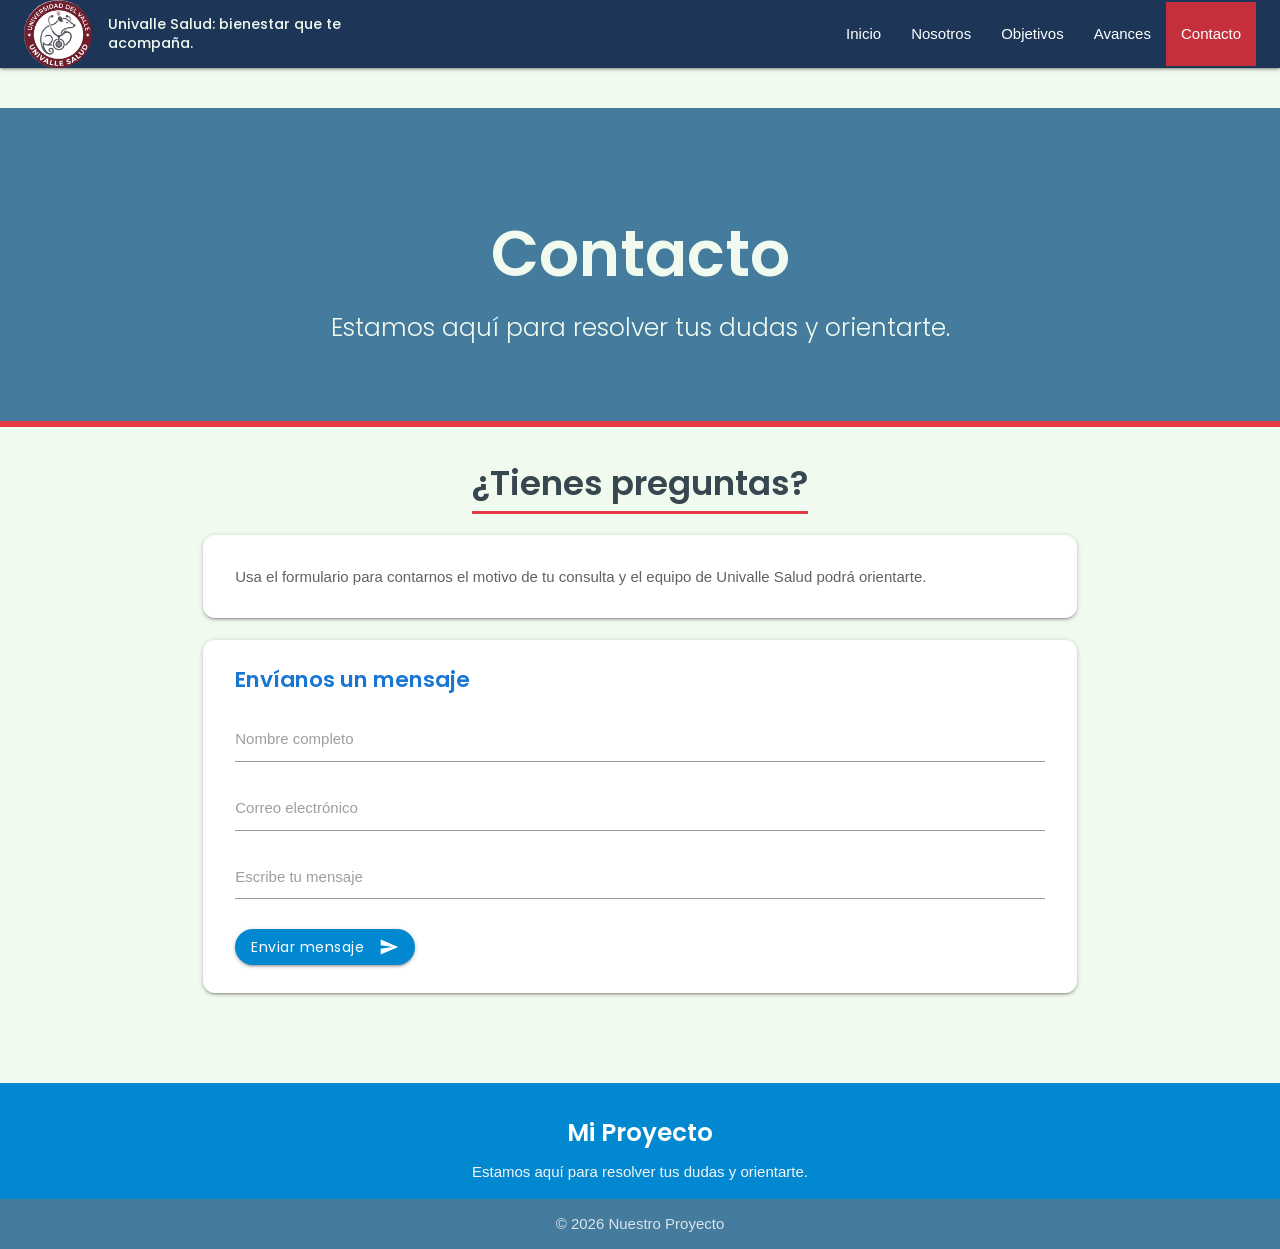
<file: starter-template/contacto.html>
<!DOCTYPE html>
<html lang="es">
<head>
  <meta charset="UTF-8">
  <meta name="viewport" content="width=device-width, initial-scale=1.0">
  <meta name="description" content="Ponte en contacto con Univalle Salud. Envíanos tus preguntas o solicitudes de información.">
  <title>Contacto | Univalle Salud</title>

  <link href="https://fonts.googleapis.com/icon?family=Material+Icons" rel="stylesheet">
  <link href="starter-template/css/materialize.css" type="text/css" rel="stylesheet" media="screen,projection">
  <link href="starter-template/css/style.css" type="text/css" rel="stylesheet" media="screen,projection">
  <link href="contacto.css" type="text/css" rel="stylesheet" media="screen,projection">
</head>
<body>
  <nav role="navigation">
    <div class="nav-wrapper container">
      <a id="logo-container" href="starter-template/index.html" class="brand-logo"><img src="starter-template/images/logo-univalle-salud.png" alt="Univalle Salud"></a>
      <span class="nav-slogan">Univalle Salud: bienestar que te acompaña.</span>
      <ul class="nav-links">
        <li><a href="starter-template/index.html">Inicio</a></li>
        <li><a href="starter-template/nosotros.html">Nosotros</a></li>
        <li><a href="starter-template/objetivos.html">Objetivos</a></li>
        <li><a href="starter-template/avances.html">Avances</a></li>
        <li class="active"><a href="contacto.html">Contacto</a></li>
      </ul>
    </div>
  </nav>

  <main>
    <header class="about-banner white-text">
      <div class="container center">
        <h1>Contacto</h1>
        <h5 class="light">Estamos aquí para resolver tus dudas y orientarte.</h5>
      </div>
    </header>

    <section class="container section contact-section" id="contacto">
      <h4 class="center section-title blue-grey-text text-darken-3">¿Tienes preguntas?</h4>
      <div class="row">
        <div class="col s12">
          <div class="card contact-info-card hoverable">
            <div class="card-content">
              <p class="grey-text text-darken-2">Usa el formulario para contarnos el motivo de tu consulta y el equipo de Univalle Salud podrá orientarte.</p>
            </div>
          </div>
        </div>
        <div class="col s12">
          <div class="card contact-form-card hoverable">
            <div class="card-content">
              <h5 class="form-title blue-text text-darken-2">Envíanos un mensaje</h5>
              <form id="contact-form" novalidate>
                <div class="input-field">
                  <input id="nombre" name="nombre" type="text" autocomplete="name" required>
                  <label for="nombre">Nombre completo</label>
                </div>
                <div class="input-field">
                  <input id="correo" name="correo" type="email" autocomplete="email" required>
                  <label for="correo">Correo electrónico</label>
                </div>
                <div class="input-field">
                  <textarea id="mensaje" name="mensaje" class="materialize-textarea" required></textarea>
                  <label for="mensaje">Escribe tu mensaje</label>
                </div>
                <button class="btn waves-effect waves-light light-blue darken-2" type="submit">
                  Enviar mensaje
                  <i class="material-icons right" aria-hidden="true">send</i>
                </button>
                <p id="form-status" role="status" aria-live="polite"></p>
              </form>
            </div>
          </div>
        </div>
      </div>
    </section>
  </main>

  <footer class="page-footer light-blue darken-2">
    <div class="container center">
      <h5 class="white-text">Mi Proyecto</h5>
      <p class="grey-text text-lighten-4">Estamos aquí para resolver tus dudas y orientarte.</p>
    </div>
    <div class="footer-copyright">
      <div class="container center">
        © 2026 Nuestro Proyecto
      </div>
    </div>
  </footer>

  <script src="https://code.jquery.com/jquery-2.1.1.min.js"></script>
  <script src="starter-template/js/materialize.js"></script>
  <script src="starter-template/js/init.js"></script>
  <script>
    const contactForm = document.getElementById('contact-form');
    const formStatus = document.getElementById('form-status');
    const nameField = document.getElementById('nombre');
    const emailField = document.getElementById('correo');
    const messageField = document.getElementById('mensaje');
    const emailPattern = /^[^\s@]+@[^\s@]+\.[^\s@]+$/;

    contactForm.addEventListener('submit', function (event) {
      event.preventDefault();
      formStatus.textContent = '';
      [nameField, emailField, messageField].forEach(function (field) {
        field.setAttribute('aria-invalid', 'false');
      });

      let firstInvalidField = null;
      if (!nameField.value.trim()) {
        nameField.setAttribute('aria-invalid', 'true');
        formStatus.textContent = 'Escribe tu nombre.';
        firstInvalidField = nameField;
      } else if (!emailPattern.test(emailField.value.trim())) {
        emailField.setAttribute('aria-invalid', 'true');
        formStatus.textContent = 'Escribe un correo electrónico válido.';
        firstInvalidField = emailField;
      } else if (!messageField.value.trim()) {
        messageField.setAttribute('aria-invalid', 'true');
        formStatus.textContent = 'Escribe tu mensaje.';
        firstInvalidField = messageField;
      }

      if (firstInvalidField) {
        firstInvalidField.focus();
        return;
      }

      formStatus.textContent =
        'Datos validados correctamente. El formulario todavía no está conectado a un servicio de envío.';
    });
  </script>
</body>
</html>
</file>
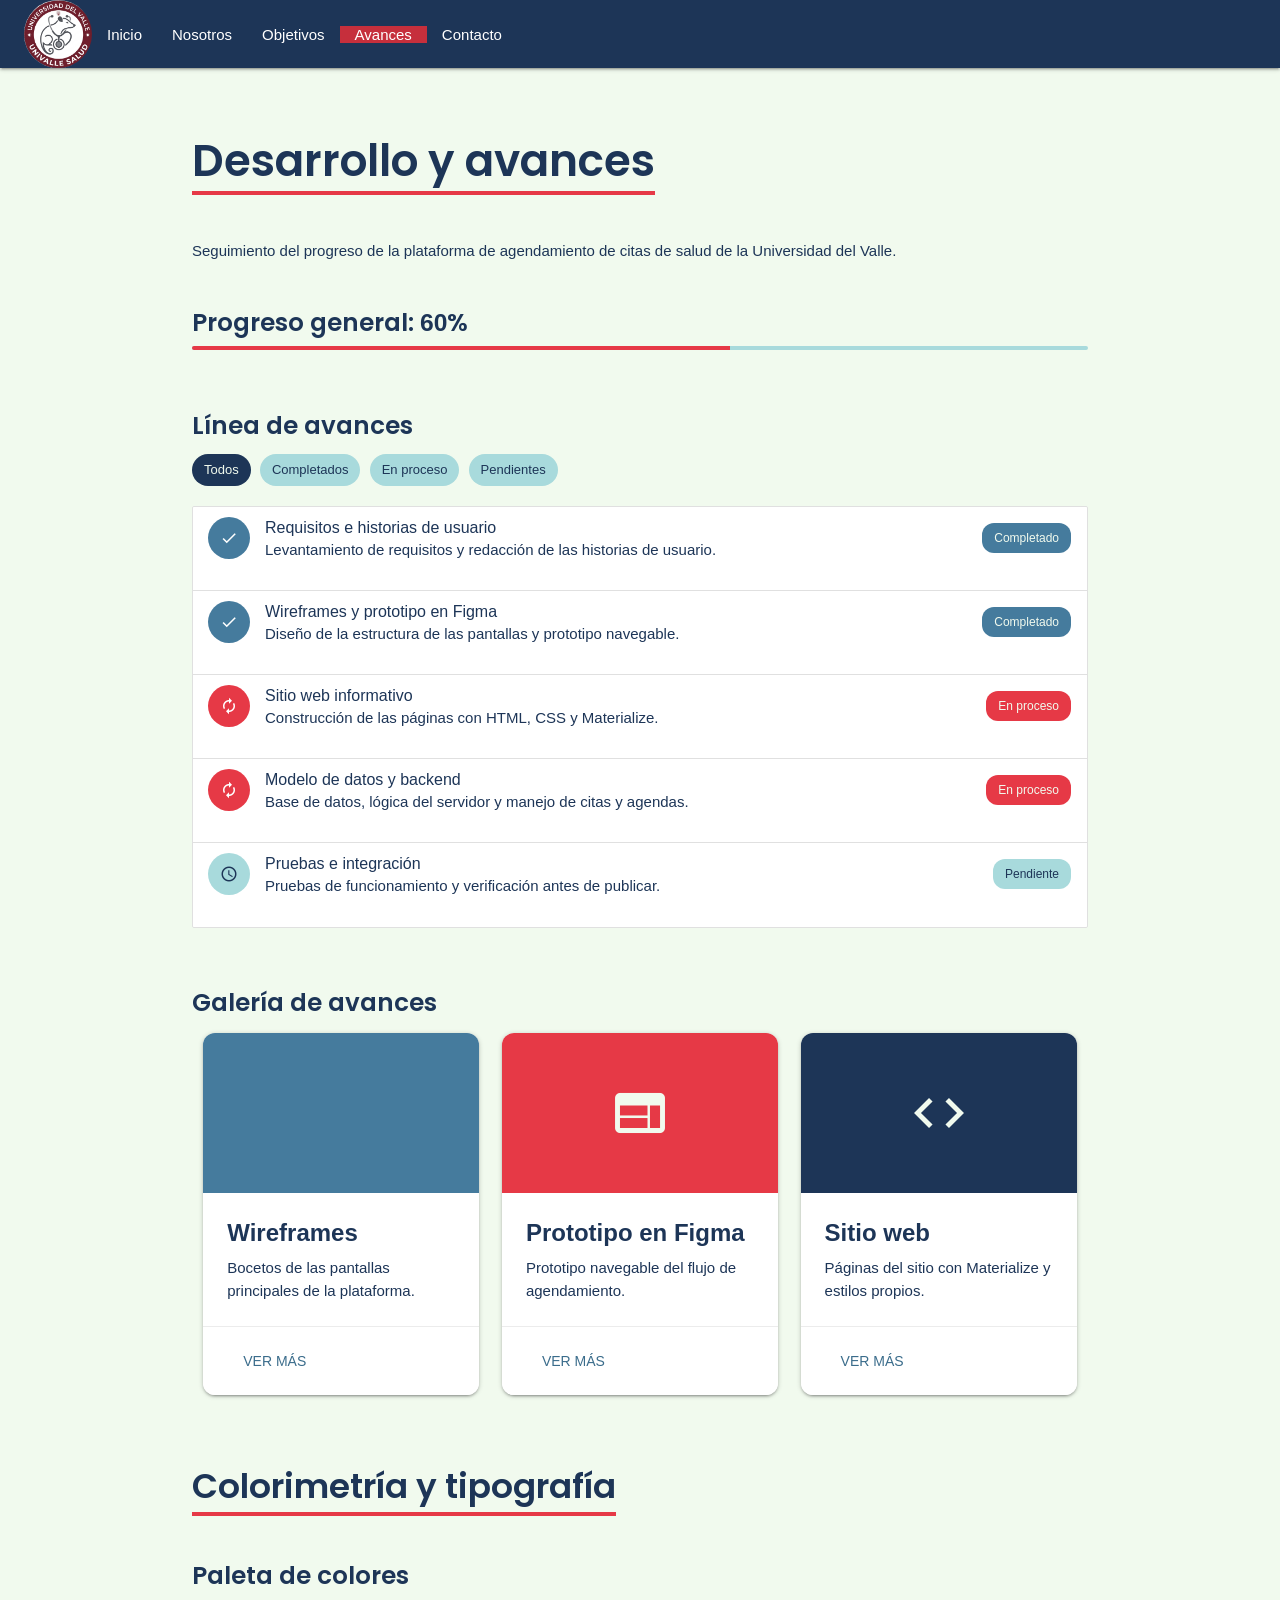
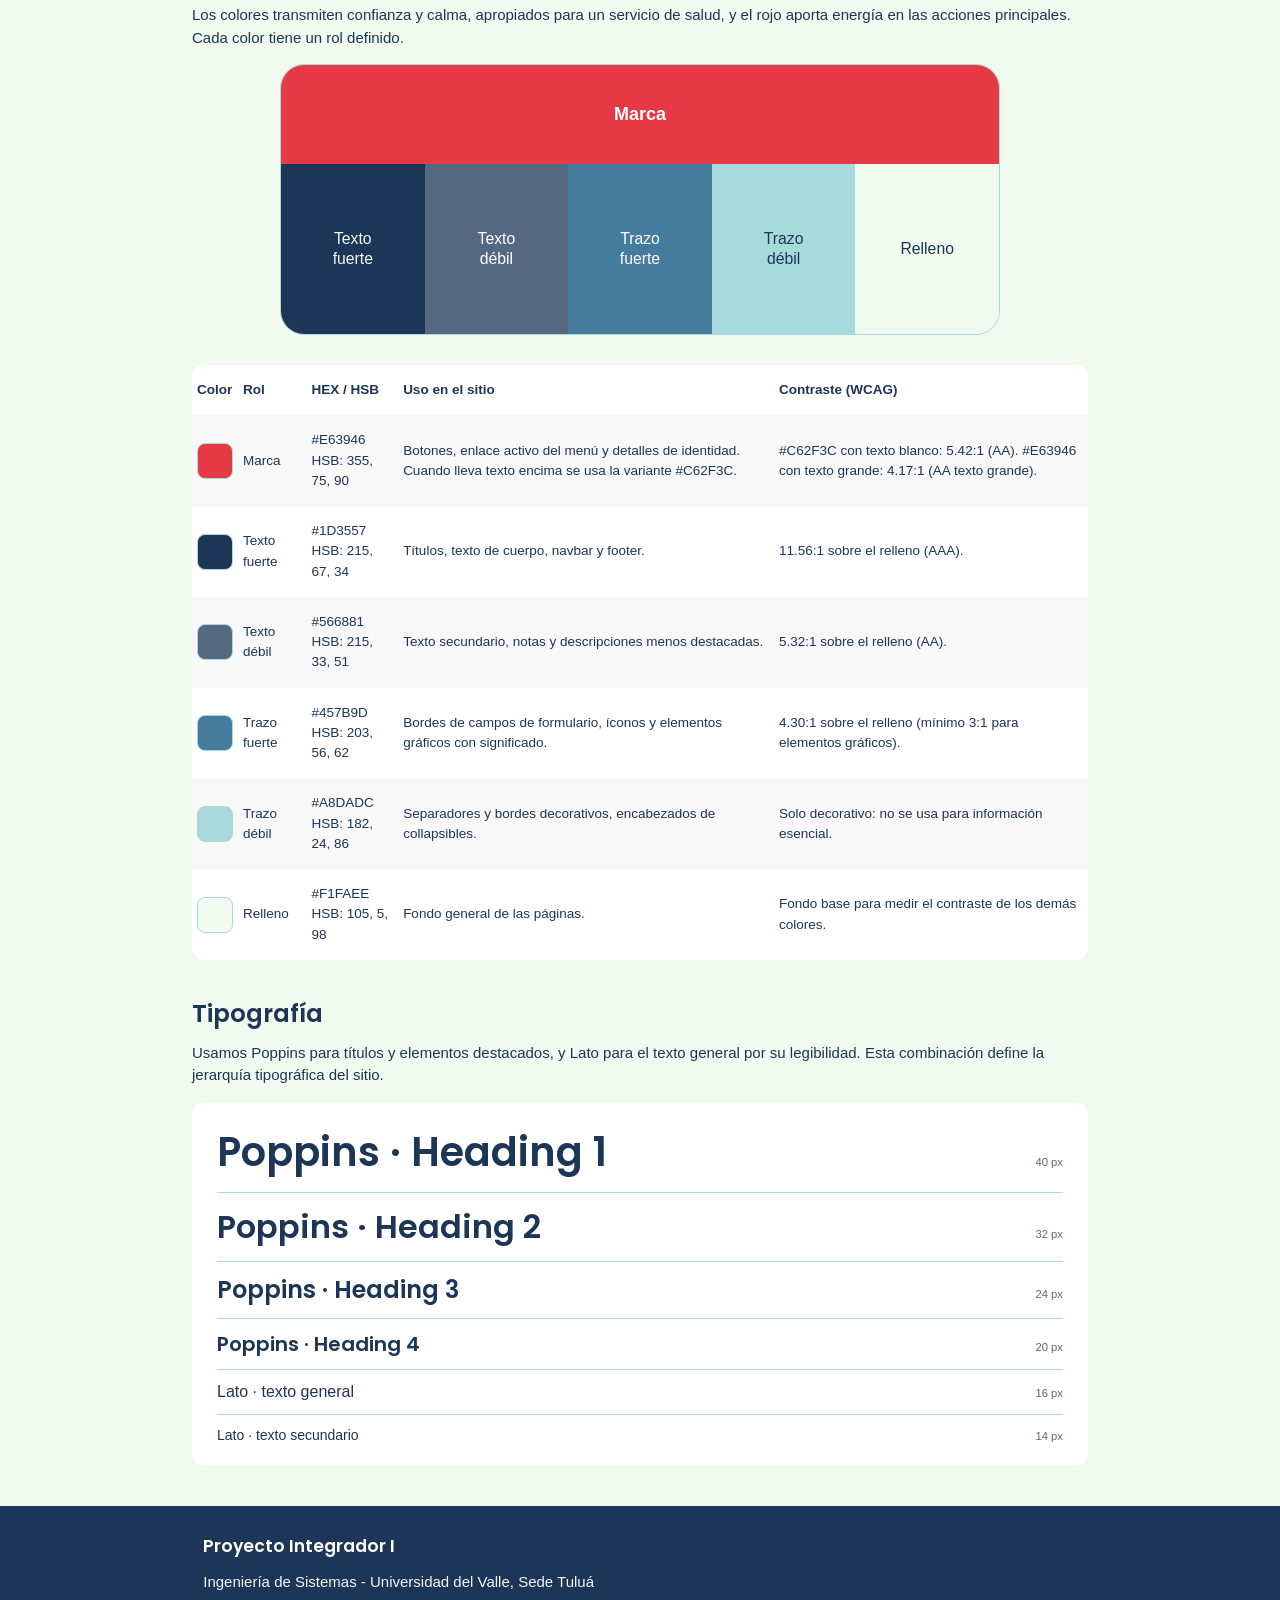
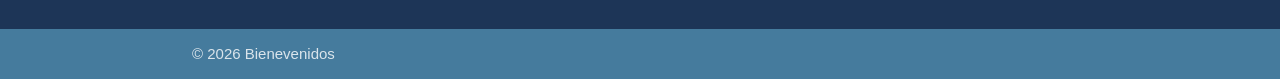
<file: starter-template/starter-template/avances.html>
<!DOCTYPE html>
<html lang="es">
<head>
  <meta charset="UTF-8">
  <meta name="viewport" content="width=device-width, initial-scale=1.0">
  <title>Avances | Mi Proyecto Web</title>

  <!-- Iconos de Google -->
  <link href="https://fonts.googleapis.com/icon?family=Material+Icons" rel="stylesheet">

  <!-- Materialize CSS (CDN) -->
  <link rel="stylesheet" href="https://cdnjs.cloudflare.com/ajax/libs/materialize/1.0.0/css/materialize.min.css">

  <!-- Estilos propios (siempre después de Materialize) -->
  <link rel="stylesheet" href="css/style.css">
</head>
<body>

  <!-- ================= NAVBAR ================= -->
  <nav>
    <div class="nav-wrapper container">

      <a href="index.html" class="brand-logo"><img src="images/logo-univalle-salud.png" alt="Univalle Salud"></a>
      <a href="#" data-target="menu-movil" class="sidenav-trigger"><i class="material-icons">menu</i></a>
      <ul class="right hide-on-med-and-down">
        <li><a href="index.html">Inicio</a></li>
        <li><a href="nosotros.html">Nosotros</a></li>
        <li><a href="objetivos.html">Objetivos</a></li>
        <li class="active"><a href="avances.html">Avances</a></li>
        <li><a href="contacto.html">Contacto</a></li>
      </ul>
    </div>
  </nav>

  <!-- Menú para celular -->
  <ul class="sidenav" id="menu-movil">
    <li><a href="index.html">Inicio</a></li>
    <li><a href="nosotros.html">Nosotros</a></li>
    <li><a href="objetivos.html">Objetivos</a></li>
    <li class="active"><a href="avances.html">Avances</a></li>
    <li><a href="contacto.html">Contacto</a></li>
  </ul>

  <!-- ================= CONTENIDO ================= -->
  <main>
    <div class="container">

      <h3 class="titulo-seccion">Desarrollo y avances</h3>
      <p>Seguimiento del progreso de la plataforma de agendamiento de citas de salud de la Universidad del Valle.</p>

      <!-- Progreso general (se calcula solo con JS) -->
      <div class="section">
        <h5>Progreso general: <span id="porcentaje">0</span>%</h5>
        <div class="progress">
          <div class="determinate" id="barra-progreso" style="width: 0%"></div>
        </div>
      </div>

      <!-- Línea de avances (Materialize Collection) -->
      <div class="section">
        <h5>Línea de avances</h5>

        <!-- Filtros con chips -->
        <div class="filtros">
          <a href="#!" class="chip filtro activo" data-filtro="todos">Todos</a>
          <a href="#!" class="chip filtro" data-filtro="completado">Completados</a>
          <a href="#!" class="chip filtro" data-filtro="proceso">En proceso</a>
          <a href="#!" class="chip filtro" data-filtro="pendiente">Pendientes</a>
        </div>

        <ul class="collection">
          <li class="collection-item avatar" data-estado="completado">
            <i class="material-icons circle bg-azul">check</i>
            <span class="title">Requisitos e historias de usuario</span>
            <p>Levantamiento de requisitos y redacción de las historias de usuario.</p>
            <span class="secondary-content estado completado">Completado</span>
          </li>
          <li class="collection-item avatar" data-estado="completado">
            <i class="material-icons circle bg-azul">check</i>
            <span class="title">Wireframes y prototipo en Figma</span>
            <p>Diseño de la estructura de las pantallas y prototipo navegable.</p>
            <span class="secondary-content estado completado">Completado</span>
          </li>
          <li class="collection-item avatar" data-estado="proceso">
            <i class="material-icons circle bg-rojo">autorenew</i>
            <span class="title">Sitio web informativo</span>
            <p>Construcción de las páginas con HTML, CSS y Materialize.</p>
            <span class="secondary-content estado proceso">En proceso</span>
          </li>
          <li class="collection-item avatar" data-estado="proceso">
            <i class="material-icons circle bg-rojo">autorenew</i>
            <span class="title">Modelo de datos y backend</span>
            <p>Base de datos, lógica del servidor y manejo de citas y agendas.</p>
            <span class="secondary-content estado proceso">En proceso</span>
          </li>
          <li class="collection-item avatar" data-estado="pendiente">
            <i class="material-icons circle bg-celeste txt-marino">schedule</i>
            <span class="title">Pruebas e integración</span>
            <p>Pruebas de funcionamiento y verificación antes de publicar.</p>
            <span class="secondary-content estado pendiente">Pendiente</span>
          </li>
        </ul>
      </div>

      <!-- Galería de avances (Grid System + Cards) -->
      <div class="section">
        <h5>Galería de avances</h5>
        <div class="row">

          <div class="col s12 m6 l4">
            <div class="card hoverable">
              <div class="avance-imagen bg-azul">
                <!-- Para usar una captura real: <img src="images/avances/wireframes.png" alt="Wireframes"> -->
                <i class="material-icons">draw</i>
              </div>
              <div class="card-content">
                <span class="card-title">Wireframes</span>
                <p>Bocetos de las pantallas principales de la plataforma.</p>
                <p class="detalle hide">Aquí va la descripción ampliada: qué se hizo, quién lo hizo y qué falta.</p>
              </div>
              <div class="card-action">
                <button class="btn-flat btn-detalle">Ver más</button>
              </div>
            </div>
          </div>

          <div class="col s12 m6 l4">
            <div class="card hoverable">
              <div class="avance-imagen bg-rojo">
                <i class="material-icons">web</i>
              </div>
              <div class="card-content">
                <span class="card-title">Prototipo en Figma</span>
                <p>Prototipo navegable del flujo de agendamiento.</p>
                <p class="detalle hide">Aquí va la descripción ampliada del prototipo.</p>
              </div>
              <div class="card-action">
                <button class="btn-flat btn-detalle">Ver más</button>
              </div>
            </div>
          </div>

          <div class="col s12 m6 l4">
            <div class="card hoverable">
              <div class="avance-imagen bg-marino">
                <i class="material-icons">code</i>
              </div>
              <div class="card-content">
                <span class="card-title">Sitio web</span>
                <p>Páginas del sitio con Materialize y estilos propios.</p>
                <p class="detalle hide">Aquí va la descripción ampliada del sitio web.</p>
              </div>
              <div class="card-action">
                <button class="btn-flat btn-detalle">Ver más</button>
              </div>
            </div>
          </div>

        </div>
      </div>

      <!-- =====================================================================
     SECCIÓN: Colorimetría y tipografía
     DÓNDE PEGAR: en avances.html, dentro de <main><div class="container">,
     donde quieran que aparezca (por ejemplo, después de los otros avances).
     NO pegar las etiquetas <html>, <head> ni <body>: solo lo de abajo.
     Los estilos ya están en css/style.css (sección 10).
     ===================================================================== -->

<h4 class="titulo-seccion">Colorimetría y tipografía</h4>

<!-- ---------- 1. Paleta de colores (equivalente a la imagen del taller) ---------- -->
<h5>Paleta de colores</h5>
<p>
  Los colores transmiten confianza y calma, apropiados para un servicio de salud,
  y el rojo aporta energía en las acciones principales. Cada color tiene un rol definido.
</p>

<div class="paleta">
  <div class="paleta-marca">Marca</div>
  <div class="paleta-fila">
    <div class="paleta-item texto-fuerte">Texto<br>fuerte</div>
    <div class="paleta-item texto-debil">Texto<br>débil</div>
    <div class="paleta-item trazo-fuerte">Trazo<br>fuerte</div>
    <div class="paleta-item trazo-debil">Trazo<br>débil</div>
    <div class="paleta-item relleno">Relleno</div>
  </div>
</div>

<!-- ---------- 2. Rol, uso y contraste de cada color ---------- -->
<div style="overflow-x: auto;">
  <table class="striped tabla-roles">
    <thead>
      <tr>
        <th>Color</th>
        <th>Rol</th>
        <th>HEX / HSB</th>
        <th>Uso en el sitio</th>
        <th>Contraste (WCAG)</th>
      </tr>
    </thead>
    <tbody>
      <tr>
        <td><span class="muestra" style="background:#E63946"></span></td>
        <td><strong>Marca</strong></td>
        <td>#E63946<br>HSB: 355, 75, 90</td>
        <td>Botones, enlace activo del menú y detalles de identidad. Cuando lleva texto encima se usa la variante #C62F3C.</td>
        <td>#C62F3C con texto blanco: 5.42:1 (AA). #E63946 con texto grande: 4.17:1 (AA texto grande).</td>
      </tr>
      <tr>
        <td><span class="muestra" style="background:#1D3557"></span></td>
        <td><strong>Texto fuerte</strong></td>
        <td>#1D3557<br>HSB: 215, 67, 34</td>
        <td>Títulos, texto de cuerpo, navbar y footer.</td>
        <td>11.56:1 sobre el relleno (AAA).</td>
      </tr>
      <tr>
        <td><span class="muestra" style="background:#566881"></span></td>
        <td><strong>Texto débil</strong></td>
        <td>#566881<br>HSB: 215, 33, 51</td>
        <td>Texto secundario, notas y descripciones menos destacadas.</td>
        <td>5.32:1 sobre el relleno (AA).</td>
      </tr>
      <tr>
        <td><span class="muestra" style="background:#457B9D"></span></td>
        <td><strong>Trazo fuerte</strong></td>
        <td>#457B9D<br>HSB: 203, 56, 62</td>
        <td>Bordes de campos de formulario, íconos y elementos gráficos con significado.</td>
        <td>4.30:1 sobre el relleno (mínimo 3:1 para elementos gráficos).</td>
      </tr>
      <tr>
        <td><span class="muestra" style="background:#A8DADC"></span></td>
        <td><strong>Trazo débil</strong></td>
        <td>#A8DADC<br>HSB: 182, 24, 86</td>
        <td>Separadores y bordes decorativos, encabezados de collapsibles.</td>
        <td>Solo decorativo: no se usa para información esencial.</td>
      </tr>
      <tr>
        <td><span class="muestra" style="background:#F1FAEE"></span></td>
        <td><strong>Relleno</strong></td>
        <td>#F1FAEE<br>HSB: 105, 5, 98</td>
        <td>Fondo general de las páginas.</td>
        <td>Fondo base para medir el contraste de los demás colores.</td>
      </tr>
    </tbody>
  </table>
</div>

<!-- ---------- 3. Tipografía ---------- -->
<h5 style="margin-top: 40px;">Tipografía</h5>
<p>
  Usamos <strong>Poppins</strong> para títulos y elementos destacados, y <strong>Lato</strong>
  para el texto general por su legibilidad. Esta combinación define la jerarquía tipográfica del sitio.
</p>

<div class="escala-tipo">
  <div class="escala-fila"><span class="escala-h1">Poppins · Heading 1</span><small>40 px</small></div>
  <div class="escala-fila"><span class="escala-h2">Poppins · Heading 2</span><small>32 px</small></div>
  <div class="escala-fila"><span class="escala-h3">Poppins · Heading 3</span><small>24 px</small></div>
  <div class="escala-fila"><span class="escala-h4">Poppins · Heading 4</span><small>20 px</small></div>
  <div class="escala-fila"><span class="escala-small">Lato · texto general</span><small>16 px</small></div>
  <div class="escala-fila"><span class="escala-tiny">Lato · texto secundario</span><small>14 px</small></div>
</div>

    </div>
  </main>

  <!-- ================= FOOTER ================= -->
  <footer class="page-footer">
    <div class="container">
      <div class="row">
        <div class="col s12 m8">
          <h6 class="white-text">Proyecto Integrador I</h6>
          <p class="grey-text text-lighten-4">Ingeniería de Sistemas - Universidad del Valle, Sede Tuluá</p>
        </div>
      </div>
    </div>
    <div class="footer-copyright">
      <div class="container">© 2026 Bienevenidos</div>
    </div>
  </footer>

  <!-- Materialize JS (CDN) -->
  <script src="https://cdnjs.cloudflare.com/ajax/libs/materialize/1.0.0/js/materialize.min.js"></script>

  <script src="js/avances.js"></script>
</body>
</html>
</file>
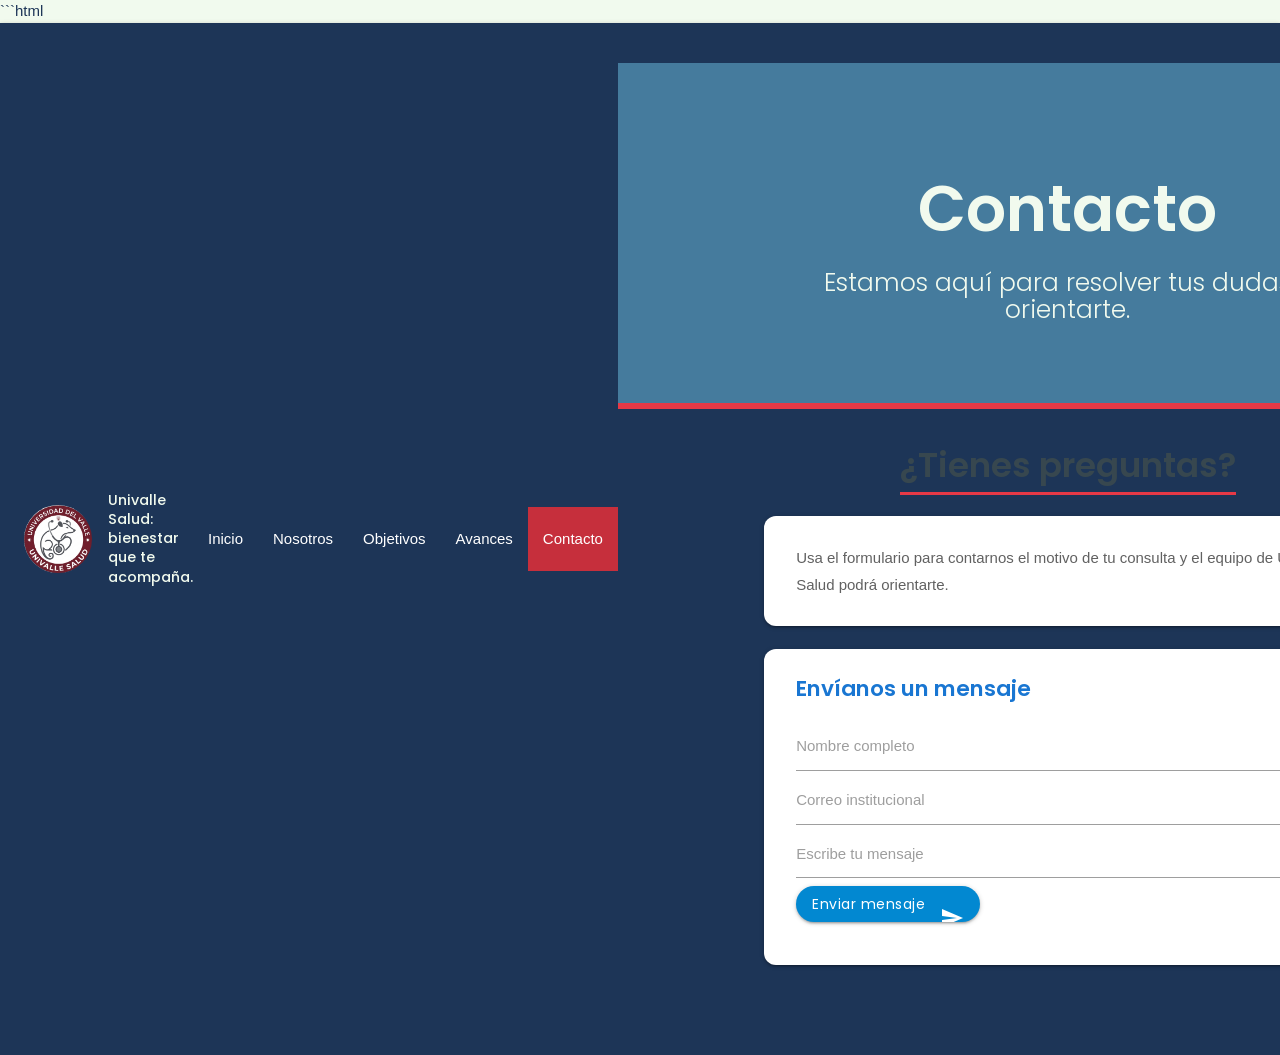
<file: starter-template/starter-template/contacto.html>
```html
<!DOCTYPE html>
<html lang="es">
<head>
    <meta charset="UTF-8">
    <meta name="viewport" content="width=device-width, initial-scale=1.0">
    <meta name="description" content="Ponte en contacto con nuestro equipo. Envíanos tus preguntas o solicitudes de información.">
    <title>Contacto | Mi Proyecto Web</title>

    <link href="https://fonts.googleapis.com/icon?family=Material+Icons" rel="stylesheet">
    <link rel="stylesheet" href="https://cdnjs.cloudflare.com/ajax/libs/materialize/1.0.0/css/materialize.min.css">
    <link rel="stylesheet" href="css/style.css">
</head>

<body>
  <nav role="navigation">
    <div class="nav-wrapper container">
      <a id="logo-container" href="index.html" class="brand-logo"><img src="images/logo-univalle-salud.png" alt="Univalle Salud"></a>
      <span class="nav-slogan">Univalle Salud: bienestar que te acompaña.</span>
      <ul class="nav-links">
        <li><a href="index.html">Inicio</a></li>
        <li><a href="nosotros.html">Nosotros</a></li>
        <li><a href="objetivos.html">Objetivos</a></li>
        <li><a href="avances.html">Avances</a></li>
        <li class="active"><a href="contacto.html">Contacto</a></li>
    </ul>

    <main>
        <header class="about-banner white-text">
            <div class="container center">
                <h1>Contacto</h1>
                <h5 class="light texto-secundario">
                    Estamos aquí para resolver tus dudas y orientarte.
                </h5>
            </div>
        </header>

        <section class="container section contact-section" id="contacto">
            <h4 class="center section-title blue-grey-text text-darken-3">
                ¿Tienes preguntas?
            </h4>

            <div class="row">
                <div class="col s12">
                    <div class="card contact-info-card hoverable">
                        <div class="card-content">
                            <p class="grey-text text-darken-2 texto-secundario">
                                Usa el formulario para contarnos el motivo de tu consulta y el equipo de Univalle Salud podrá orientarte.
                            </p>
                        </div>
                    </div>
                </div>

                <div class="col s12">
                    <div class="card contact-form-card hoverable">
                        <div class="card-content">
                            <h5 class="form-title blue-text text-darken-2">
                                Envíanos un mensaje
                            </h5>

                            <form id="contact-form" novalidate>
                                <div class="input-field">
                                    <input id="nombre" name="nombre" type="text" autocomplete="name" required>
                                    <label for="nombre">Nombre completo</label>
                                </div>

                                <div class="input-field">
                                    <input id="correo" name="correo" type="email" autocomplete="email" required>
                                    <label for="correo">Correo institucional</label>
                                </div>

                                <div class="input-field">
                                    <textarea id="mensaje" name="mensaje" class="materialize-textarea" required></textarea>
                                    <label for="mensaje">Escribe tu mensaje</label>
                                </div>

                                <button class="btn waves-effect waves-light light-blue darken-2" type="submit">
                                    Enviar mensaje
                                    <i class="material-icons right" aria-hidden="true">send</i>
                                </button>

                                <p id="form-status" class="texto-secundario" role="status" aria-live="polite"></p>
                            </form>
                        </div>
                    </div>
                </div>
            </div>
        </section>
    </main>

    <footer class="page-footer">
        <div class="container">
            <div class="row">
                <div class="col s12 m8">
                    <h6 class="white-text">Proyecto Integrador I</h6>

                    <p class="grey-text text-lighten-4 texto-secundario">
                        Ingeniería de Sistemas - Universidad del Valle, Sede Tuluá
                    </p>
                </div>
            </div>
        </div>

        <div class="footer-copyright">
            <div class="container">© 2026 Nombre del grupo</div>
        </div>
    </footer>

    <script src="https://cdnjs.cloudflare.com/ajax/libs/materialize/1.0.0/js/materialize.min.js"></script>

    <script>
        document.addEventListener('DOMContentLoaded', function () {
            M.Sidenav.init(document.querySelectorAll('.sidenav'));

            const contactForm = document.getElementById('contact-form');
            const formStatus = document.getElementById('form-status');
            const nameField = document.getElementById('nombre');
            const emailField = document.getElementById('correo');
            const messageField = document.getElementById('mensaje');

            // Solo permite correos institucionales de la Universidad del Valle.
            const emailPattern = /^[^\s@]+@correounivalle\.edu\.co$/i;

            contactForm.addEventListener('submit', function (event) {
                event.preventDefault();
                formStatus.textContent = '';

                [nameField, emailField, messageField].forEach(function (field) {
                    field.setAttribute('aria-invalid', 'false');
                });

                let firstInvalidField = null;

                if (!nameField.value.trim()) {
                    nameField.setAttribute('aria-invalid', 'true');
                    formStatus.textContent = 'Escribe tu nombre.';
                    firstInvalidField = nameField;

                } else if (!emailPattern.test(emailField.value.trim())) {
                    emailField.setAttribute('aria-invalid', 'true');
                    formStatus.textContent =
                        'Debes ingresar un correo institucional de la Universidad del Valle (@correounivalle.edu.co).';
                    firstInvalidField = emailField;

                } else if (!messageField.value.trim()) {
                    messageField.setAttribute('aria-invalid', 'true');
                    formStatus.textContent = 'Escribe tu mensaje.';
                    firstInvalidField = messageField;
                }

                if (firstInvalidField) {
                    firstInvalidField.focus();
                    return;
                }

                formStatus.textContent =
                    'Datos validados correctamente. El formulario todavía no está conectado a un servicio de envío.';
            });
        });
    </script>
</body>
</html>
```
</file>
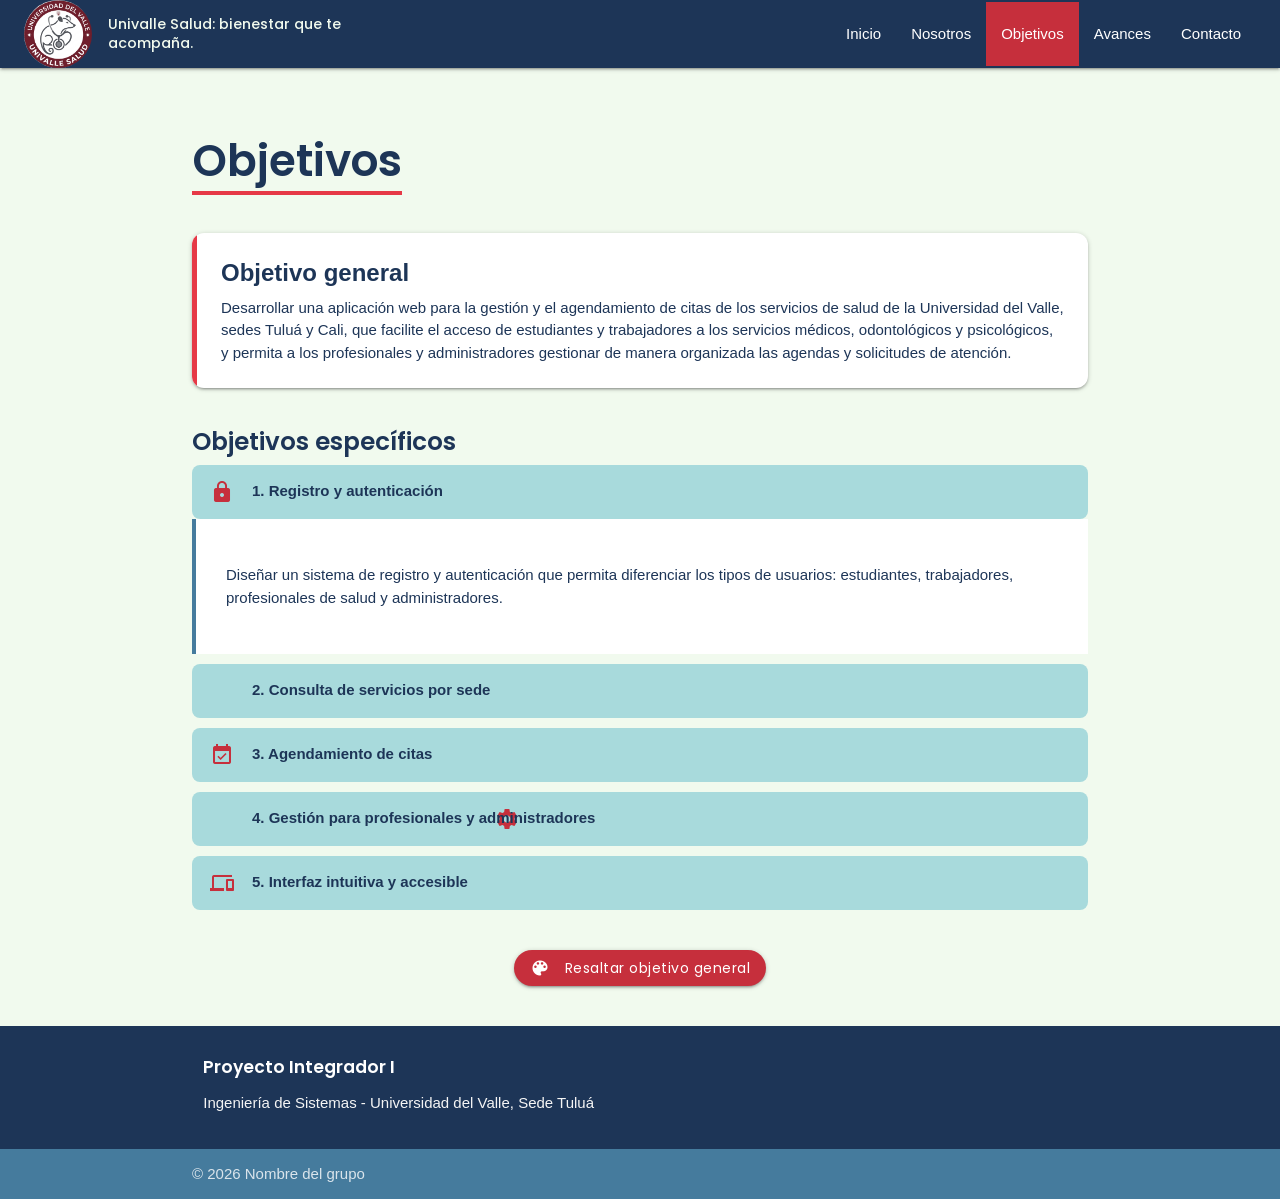
<file: starter-template/starter-template/objetivos.html>
<!DOCTYPE html>
<html lang="es">
<head>
  <meta charset="UTF-8">
  <meta name="viewport" content="width=device-width, initial-scale=1.0">
  <title>Objetivos | Mi Proyecto Web</title>

  <!-- Iconos de Google -->
  <link href="https://fonts.googleapis.com/icon?family=Material+Icons" rel="stylesheet">

  <!-- Materialize CSS (CDN) -->
  <link rel="stylesheet" href="https://cdnjs.cloudflare.com/ajax/libs/materialize/1.0.0/css/materialize.min.css">

  <!-- Estilos propios (siempre después de Materialize) -->
  <link rel="stylesheet" href="css/style.css">
</head>
<body>

  <!-- ================= NAVBAR ================= -->
  <nav>
    <div class="nav-wrapper container">
      <a href="index.html" class="brand-logo"><img src="images/logo-univalle-salud.png" alt="Univalle Salud"></a>
      <span class="nav-slogan">Univalle Salud: bienestar que te acompaña.</span>
      <ul class="nav-links">
        <li><a href="index.html">Inicio</a></li>
        <li><a href="nosotros.html">Nosotros</a></li>
        <li class="active"><a href="objetivos.html">Objetivos</a></li>
        <li><a href="avances.html">Avances</a></li>
        <li><a href="contacto.html">Contacto</a></li>
      </ul>
    </div>
  </nav>

  <!-- ================= CONTENIDO ================= -->
  <main>
    <div class="container">

      <h3 class="titulo-seccion">Objetivos</h3>

      <!-- Objetivo general (card horizontal) -->
      <div class="card horizontal">
        <div class="card-stacked">
          <div class="card-content">
            <span class="card-title">Objetivo general</span>
            <p class="texto-secundario"
            >
              Desarrollar una aplicación web para la gestión y el agendamiento de citas de los
              servicios de salud de la Universidad del Valle, sedes Tuluá y Cali, que facilite el
              acceso de estudiantes y trabajadores a los servicios médicos, odontológicos y
              psicológicos, y permita a los profesionales y administradores gestionar de manera
              organizada las agendas y solicitudes de atención.
            </p>
          </div>
        </div>
      </div>

      <!-- Objetivos específicos (collapsibles) -->
      <h5 style="margin-top: 40px;">Objetivos específicos</h5>
      

      <ul class="collapsible">
        <li class="active">
          <div class="collapsible-header"><i class="material-icons">lock</i>1. Registro y autenticación</div>
          <div class="collapsible-body">
            <p class="texto-secundario"
            >Diseñar un sistema de registro y autenticación que permita diferenciar los tipos de usuarios: estudiantes, trabajadores, profesionales de salud y administradores.</span>
          </div>
        </li>
        <li>
          <div class="collapsible-header"><i class="material-icons">medical_services</i>2. Consulta de servicios por sede</div>
          <div class="collapsible-body">
            <p class="texto-secundario"
            >Implementar un módulo para consultar los servicios de salud disponibles (medicina general, odontología y psicología) en cada sede, Tuluá y Cali.</span>
          </div>
        </li>
        <li>
          <div class="collapsible-header"><i class="material-icons">event_available</i>3. Agendamiento de citas</div>
          <div class="collapsible-body">
            <p class="texto-secundario"
            >Desarrollar un sistema de agendamiento que permita seleccionar profesionales, fechas y horarios disponibles, evitando que dos personas reserven el mismo horario con el mismo profesional.</span>
          </div>
        </li>
        <li>
          <div class="collapsible-header"><i class="material-icons">admin_panel_settings</i>4. Gestión para profesionales y administradores</div>
          <div class="collapsible-body">
            <p class="texto-secundario"
            >Crear funcionalidades para que los profesionales gestionen sus agendas, e implementar herramientas administrativas para controlar usuarios, servicios, sedes y citas.</span>
          </div>
        </li>
        <li>
          <div class="collapsible-header"><i class="material-icons">devices</i>5. Interfaz intuitiva y accesible</div>
          <div class="collapsible-body">
            <p class="texto-secundario"
            >Diseñar una interfaz intuitiva, organizada y adaptable a dispositivos móviles, accesible para los diferentes tipos de usuarios.</span>
          </div>
        </li>
      </ul>

      <!-- Botón con interacción JS: cambia el color del bloque -->
      <div class="center-align" style="margin-top: 40px;">
        <button class="btn waves-effect waves-light" id="btn-resaltar">
          <i class="material-icons left">palette</i>Resaltar objetivo general
        </button>
      </div>

    </div>
  </main>

  <!-- ================= FOOTER ================= -->
  <footer class="page-footer">
    <div class="container">
      <div class="row">
        <div class="col s12 m8">
          <h6 class="white-text">Proyecto Integrador I</h6>
          <p class="grey-text text-lighten-4">Ingeniería de Sistemas - Universidad del Valle, Sede Tuluá</p>
        </div>
      </div>
    </div>
    <div class="footer-copyright">
      <div class="container">© 2026 Nombre del grupo</div>
    </div>
  </footer>

  <!-- Materialize JS (CDN) -->
  <script src="https://cdnjs.cloudflare.com/ajax/libs/materialize/1.0.0/js/materialize.min.js"></script>

  <script>
    document.addEventListener('DOMContentLoaded', function () {
      // Activar collapsibles
      M.Collapsible.init(document.querySelectorAll('.collapsible'));

      // Interacción: al hacer clic se resalta la card del objetivo general
      var boton = document.getElementById('btn-resaltar');
      var card = document.querySelector('.card.horizontal');
      var resaltado = false;

      boton.addEventListener('click', function () {
        resaltado = !resaltado;
        card.classList.toggle('bloque-general', resaltado);
        M.toast({ html: resaltado ? 'Objetivo general resaltado' : 'Resaltado quitado' });
      });
    });
  </script>
</body>
</html>
</file>
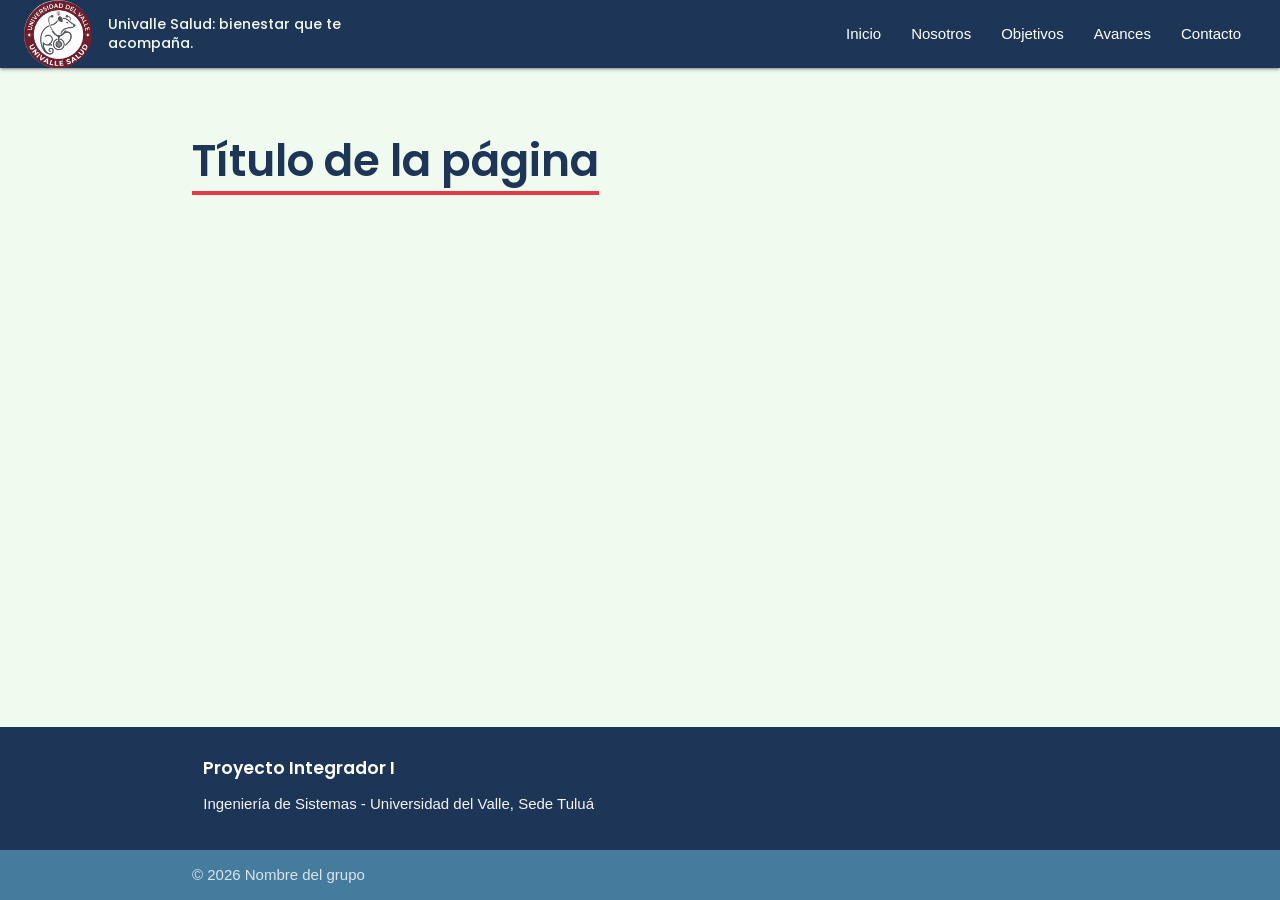
<file: starter-template/starter-template/plantilla.html>
<!DOCTYPE html>
<html lang="es">
<head>
  <meta charset="UTF-8">
  <meta name="viewport" content="width=device-width, initial-scale=1.0">
  <title>NOMBRE DE LA PÁGINA | Mi Proyecto Web</title>

  <!-- Iconos de Google -->
  <link href="https://fonts.googleapis.com/icon?family=Material+Icons" rel="stylesheet">

  <!-- Materialize CSS (CDN) -->
  <link rel="stylesheet" href="https://cdnjs.cloudflare.com/ajax/libs/materialize/1.0.0/css/materialize.min.css">

  <!-- Estilos propios: SIEMPRE después de Materialize.
       Aquí ya vienen los colores y la fuente Poppins. -->
  <link rel="stylesheet" href="css/style.css">
</head>
<body>

  <!-- ================= NAVBAR (igual en todas las páginas) ================= -->
  <nav>
    <div class="nav-wrapper container">
      <a href="index.html" class="brand-logo"><img src="images/logo-univalle-salud.png" alt="Univalle Salud"></a>
      <span class="nav-slogan">Univalle Salud: bienestar que te acompaña.</span>
      <ul class="nav-links">
        <!-- Ponle class="active" SOLO al <li> de la página en la que estás -->
        <li><a href="index.html">Inicio</a></li>
        <li><a href="nosotros.html">Nosotros</a></li>
        <li><a href="objetivos.html">Objetivos</a></li>
        <li><a href="avances.html">Avances</a></li>
        <li><a href="contacto.html">Contacto</a></li>
      </ul>
    </div>
  </nav>

  <!-- ================= CONTENIDO (cada quien edita solo esto) ================= -->
  <main>
    <div class="container">

      <h3 class="titulo-seccion">Título de la página</h3>

      <!-- Escriban aquí su contenido con componentes de Materialize -->

    </div>
  </main>

  <!-- ================= FOOTER (igual en todas las páginas) ================= -->
  <footer class="page-footer">
    <div class="container">
      <div class="row">
        <div class="col s12 m8">
          <h6 class="white-text">Proyecto Integrador I</h6>
          <p class="grey-text text-lighten-4">Ingeniería de Sistemas - Universidad del Valle, Sede Tuluá</p>
        </div>
      </div>
    </div>
    <div class="footer-copyright">
      <div class="container">© 2026 Nombre del grupo</div>
    </div>
  </footer>

  <!-- Materialize JS (CDN) -->
  <script src="https://cdnjs.cloudflare.com/ajax/libs/materialize/1.0.0/js/materialize.min.js"></script>
  <script>
    document.addEventListener('DOMContentLoaded', function () {
      // Aquí inicializan lo que necesiten (collapsibles, modales, etc.)
    });
  </script>
</body>
</html>
</file>
<file: starter-template/starter-template/css/style.css>
@import url('https://fonts.googleapis.com/css2?family=Poppins:wght@300;400;600&display=swap');

/* ---------- 1. Variables de color ---------- */
:root {
  --rojo: #E63946;
  --blanco: #F1FAEE;
  --celeste: #A8DADC;
  --azul: #457B9D;
  --marino: #1D3557;
}

/* ---------- 2. Base ---------- */
body {
  font-family: 'Poppins', sans-serif;
  background-color: var(--blanco);
  color: var(--marino);
  display: flex;
  min-height: 100vh;
  flex-direction: column;
}

main {
  flex: 1 0 auto;
  padding: 40px 0;
}

h1, h2, h3, h4, h5, h6, p, a, li, span, label, button, input, textarea {
  font-family: 'Poppins', sans-serif;
}

h1, h2, h3, h4, h5, h6 {
  font-weight: 600;
  color: var(--marino);
}

a {
  color: var(--azul);
}

/* ---------- 3. Navbar ---------- */
nav {
  background-color: var(--marino);
  height: auto;
  line-height: normal;
}

nav .brand-logo {
  align-items: center;
  box-sizing: border-box;
  display: flex;
  font-weight: 600;
  height: 68px;
  overflow: hidden;
  position: relative;
  width: 68px;
  border-radius: 50%;
}

nav .brand-logo img {
  height: auto;
  left: -39px;
  max-width: none;
  position: absolute;
  top: 50%;
  transform: translateY(-50%);
  width: 146px;
}

nav .nav-slogan {
  color: var(--blanco);
  flex: 0 1 250px;
  font-size: 0.95rem;
  font-family: 'Poppins', sans-serif;
  font-weight: 500;
  line-height: 1.35;
  margin-left: 16px;
}

nav ul a {
  font-weight: 400;
  transition: background-color 0.3s;
}

nav ul a:hover {
  background-color: var(--azul);
}

/* Enlace de la página actual */
nav ul li.active {
  background-color: var(--rojo);
}

.sidenav li > a {
  color: var(--marino);
}

/* ---------- 4. Botones ---------- */
.btn,
.btn-large,
.btn-small,
.btn-floating {
  background-color: var(--rojo);
  font-family: 'Poppins', sans-serif;
  text-transform: none;
}

.btn,
.btn-large,
.btn-small {
  border-radius: 25px;
}

.btn:hover,
.btn-large:hover,
.btn-small:hover,
.btn-floating:hover {
  background-color: var(--marino);
}

.btn-flat {
  color: var(--azul);
}

/* ---------- 5. Cards ---------- */
.card {
  border-radius: 12px;
  overflow: hidden;
}

.card .card-title {
  font-weight: 600;
  color: var(--marino);
}

.card .card-action a:not(.btn):not(.btn-large):not(.btn-small):not(.btn-large):not(.btn-floating) {
  color: var(--azul);
}

.card .card-action a:not(.btn):hover {
  color: var(--rojo);
}

.card.horizontal .card-stacked {
  border-left: 5px solid var(--rojo);
}

/* ---------- 6. Collapsibles ---------- */
.collapsible {
  border: none;
  box-shadow: none;
}

.collapsible-header {
  background-color: var(--celeste);
  color: var(--marino);
  font-weight: 600;
  border-bottom: none;
  border-radius: 8px;
  margin-top: 10px;
}

.collapsible-header i {
  color: var(--rojo);
}

.collapsible-body {
  background-color: #ffffff;
  border-bottom: none;
  border-left: 4px solid var(--azul);
}

/* ---------- 7. Formularios (Materialize usa teal por defecto) ---------- */
.input-field input:focus,
.input-field textarea:focus {
  border-bottom: 1px solid var(--azul) !important;
  box-shadow: 0 1px 0 0 var(--azul) !important;
}

.input-field input:focus + label,
.input-field textarea:focus + label {
  color: var(--azul) !important;
}

.input-field .prefix.active {
  color: var(--azul);
}

input.invalid,
textarea.invalid {
  border-bottom: 1px solid var(--rojo) !important;
  box-shadow: 0 1px 0 0 var(--rojo) !important;
}

.helper-text[data-error] {
  color: var(--rojo);
}

/* ---------- 8. Otros componentes de Materialize ---------- */
.collection .collection-item.active {
  background-color: var(--azul);
}

.collection a.collection-item {
  color: var(--azul);
}

.collection a.collection-item:hover:not(.active) {
  background-color: var(--celeste);
}

.chip {
  background-color: var(--celeste);
  color: var(--marino);
}

.tabs .tab a {
  color: var(--azul);
}

.tabs .tab a:hover,
.tabs .tab a.active {
  color: var(--rojo);
}

.tabs .indicator {
  background-color: var(--rojo);
}

.modal .modal-footer .btn-flat {
  color: var(--azul);
}

.progress {
  background-color: var(--celeste);
}

.progress .determinate,
.progress .indeterminate {
  background-color: var(--rojo);
}

.badge.new {
  background-color: var(--rojo);
}

[type="checkbox"].filled-in:checked + span:not(.lever)::after {
  border-color: var(--azul);
  background-color: var(--azul);
}

/* ---------- 9. Clases propias reutilizables ---------- */
/* Título de sección con línea roja debajo */
.titulo-seccion {
  border-bottom: 4px solid var(--rojo);
  display: inline-block;
  padding-bottom: 6px;
  margin-bottom: 30px;
}

/* Bloque destacado en azul acero */
.bloque-general {
  background-color: var(--azul);
  color: var(--blanco);
  border-radius: 12px;
  padding: 25px 30px;
}

.bloque-general h5,
.bloque-general .card-title,
.bloque-general p {
  color: var(--blanco);
}

.bloque-general .card-stacked {
  border-left-color: var(--celeste);
}

/* Colores de la paleta como utilidades (fondo y texto) */
.bg-rojo { background-color: var(--rojo) !important; }
.bg-blanco { background-color: var(--blanco) !important; }
.bg-celeste { background-color: var(--celeste) !important; }
.bg-azul { background-color: var(--azul) !important; }
.bg-marino { background-color: var(--marino) !important; }

.txt-rojo { color: var(--rojo) !important; }
.txt-celeste { color: var(--celeste) !important; }
.txt-azul { color: var(--azul) !important; }
.txt-marino { color: var(--marino) !important; }

/* ---------- 10. Footer ---------- */
footer.page-footer {
  background-color: var(--marino);
}

footer.page-footer .footer-copyright {
  background-color: var(--azul);
}

/* ---------- 11. Página Nosotros ---------- */
.about-banner {
  background-color: var(--azul);
  border-bottom: 6px solid var(--rojo);
  padding: 70px 20px;
}

.about-banner h1,
.about-banner h5 {
  color: var(--blanco);
}

.section-title {
  border-bottom: 3px solid var(--rojo);
  display: inline-block;
  left: 50%;
  padding-bottom: 8px;
  position: relative;
  transform: translateX(-50%);
}

.purpose-card-content {
  min-height: 230px;
}

.purpose-heading {
  align-items: center;
  display: flex;
  gap: 12px;
  margin-bottom: 12px;
}

.purpose-icon {
  align-items: center;
  border-radius: 50%;
  color: var(--blanco);
  display: inline-flex;
  height: 48px;
  justify-content: center;
  width: 48px;
}

.mission-icon {
  background-color: var(--rojo);
}

.vision-icon {
  background-color: var(--azul);
}

.team-card {
  height: 100%;
  min-height: 330px;
}

.team-avatar {
  align-items: center;
  border-radius: 50%;
  color: var(--blanco);
  display: flex;
  font-size: 1.25rem;
  font-weight: 600;
  height: 72px;
  justify-content: center;
  margin: 24px auto 0;
  overflow: hidden;
  position: relative;
  width: 72px;
}

.team-avatar img {
  height: 100%;
  inset: 0;
  object-fit: cover;
  position: absolute;
  width: 100%;
}

.team-name {
  display: block;
  font-size: 1.15rem;
  line-height: 1.35;
  min-height: 62px;
}

.team-role {
  color: var(--rojo);
  font-weight: 600;
  margin-bottom: 12px;
}

/* ---------- 12. Página Contacto ---------- */
.contact-section {
  max-width: 900px;
}

.contact-info-card,
.contact-form-card {
  border-radius: 12px;
}

.contact-info-card .card-content,
.contact-form-card .card-content {
  padding: 28px 32px;
}

.contact-info-card p {
  line-height: 1.8;
  margin: 0;
}

.form-title {
  font-size: 1.45rem;
  font-weight: 600;
  margin: 0 0 24px;
}

#contact-form [aria-invalid="true"] {
  border-bottom: 1px solid var(--rojo);
  box-shadow: 0 1px 0 0 var(--rojo);
}

#form-status {
  line-height: 1.5;
}

@media only screen and (max-width: 600px) {
  .contact-info-card .card-content,
  .contact-form-card .card-content {
    padding: 22px;
  }
}

/* ---------- 13. Página Avances ---------- */
.filtros {
  margin: 15px 0;
}

.chip.filtro {
  cursor: pointer;
  transition: background-color 0.3s, color 0.3s;
}

.chip.filtro:hover,
.chip.filtro.activo {
  background-color: var(--marino);
  color: var(--blanco);
}

.estado {
  border-radius: 12px;
  color: var(--blanco);
  font-size: 0.8rem;
  padding: 4px 12px;
}

.estado.completado { background-color: var(--azul); }
.estado.proceso    { background-color: var(--rojo); }
.estado.pendiente  { background-color: var(--celeste); color: var(--marino); }

.avance-imagen {
  align-items: center;
  color: var(--blanco);
  display: flex;
  height: 160px;
  justify-content: center;
  overflow: hidden;
}

.avance-imagen i {
  font-size: 4rem;
}

.avance-imagen img {
  height: 100%;
  object-fit: cover;
  width: 100%;
}

/* ---------- 13. Compatibilidad con clases de color de Materialize ---------- */
.orange {
  background-color: var(--rojo) !important;
}

.orange-text {
  color: var(--rojo) !important;
}

.light-blue {
  background-color: var(--azul) !important;
}

.light-blue-text {
  color: var(--azul) !important;
}

/* ---------- 14. Navegación horizontal ---------- */
nav .nav-wrapper {
  align-items: center;
  box-sizing: border-box;
  display: flex;
  height: auto;
  justify-content: flex-start;
  line-height: normal;
  margin: 0;
  max-width: none;
  min-height: 64px;
  padding: 0 24px;
  width: 100%;
}

nav .nav-wrapper > .brand-logo {
  flex: 0 0 68px;
  height: 68px;
  left: auto !important;
  margin: 0;
  position: relative !important;
  right: auto !important;
  transform: none !important;
}

nav .nav-links {
  display: flex;
  flex: 1;
  float: none;
  margin: 0 0 0 auto;
  justify-content: flex-end;
  position: static !important;
  transform: none !important;
}

nav .nav-links li {
  float: none;
}

nav .nav-links li a {
  height: 64px;
  line-height: 64px;
  padding: 0 15px;
}

@media only screen and (max-width: 850px) {
  nav .nav-wrapper {
    flex-wrap: wrap;
    padding: 8px 16px;
  }

  nav .nav-wrapper > .brand-logo {
    flex-basis: 58px;
    height: 58px;
    left: auto !important;
    margin-left: 0;
    right: auto !important;
    width: 58px;
  }

  nav .brand-logo img {
    left: -33px;
    width: 124px;
  }

  nav .nav-slogan {
    flex-basis: 200px;
    font-size: 0.88rem;
    margin-left: 12px;
    min-width: 0;
  }

  nav .nav-links {
    flex-basis: 100%;
    justify-content: center;
    margin: 0;
  }

  nav .nav-links li a {
    height: 42px;
    line-height: 42px;
    padding: 0 10px;
  }
}

@media only screen and (max-width: 480px) {
  nav .nav-wrapper {
    padding: 8px 6px;
  }

  nav .nav-links li a {
    font-size: 0.68rem;
    padding: 0 4px;
  }
}

/* ---------- 14. Página Objetivos ---------- */
.objetivos-page {
  max-width: 950px;
}

.objetivos-page .titulo-seccion {
  margin-bottom: 36px;
}

.objetivo-general {
  background-color: #ffffff;
  border-left: 5px solid var(--rojo);
  border-radius: 0 12px 12px 0;
  box-shadow: 0 2px 6px rgba(29, 53, 87, 0.25);
  margin-bottom: 36px;
  padding: 24px 25px;
}

.objetivo-general h2,
.objetivos-especificos h2 {
  font-size: 1.6rem;
  margin: 0 0 10px;
}

.objetivo-general p {
  line-height: 1.5;
  margin: 0;
}

.objetivos-especificos .collapsible {
  margin-top: 8px;
}

.objetivos-especificos .collapsible-header {
  align-items: center;
  display: flex;
  min-height: 54px;
}

.objetivos-especificos .collapsible-body {
  line-height: 1.5;
  padding: 28px 30px;
}@import url('https://fonts.googleapis.com/css2?family=Lato:wght@300;400;600&family=Poppins:wght@300;400;600&display=swap');

/* ---------- 1. Variables de color ---------- */
:root {
  --rojo: #E63946;
  --blanco: #F1FAEE;
  --celeste: #A8DADC;
  --azul: #457B9D;
  --marino: #1D3557;

  /* Variantes con contraste AA para texto sobre fondos claros */
  --rojo-oscuro: #C62F3C;
  --azul-enlace: #3A6C8B;
  --texto-debil: #566881;
  --fuente-titulos: 'Poppins', sans-serif;
  --fuente-cuerpo: 'Lato', sans-serif;
}

/* ---------- 2. Base ---------- */
body {
  font-family: var(--fuente-cuerpo);
  background-color: var(--blanco);
  color: var(--marino);
  display: flex;
  min-height: 100vh;
  flex-direction: column;
}

main {
  flex: 1 0 auto;
  padding: 40px 0;
}

h1, h2, h3, h4, h5, h6, p, a, li, span, label, button, input, textarea {
  font-family: var(--fuente-cuerpo);
}

h1, h2, h3, h4, h5, h6 {
  font-family: var(--fuente-titulos);
  font-weight: 600;
  color: var(--marino);
}

a {
  color: var(--azul-enlace);
}

/* ---------- 3. Navbar ---------- */
nav {
  background-color: var(--marino);
}

nav .brand-logo {
  font-family: var(--fuente-titulos);
  font-weight: 600;
  font-size: 1.4rem;
  margin-left: 15px;
}

nav ul a {
  font-weight: 400;
  transition: background-color 0.3s;
}

nav ul a:hover {
  background-color: var(--azul);
}

/* Enlace de la página actual */
nav ul li.active {
  background-color: var(--rojo-oscuro);
}

.sidenav li > a {
  color: var(--marino);
}

/* ---------- 4. Botones ---------- */
.btn,
.btn-large,
.btn-small,
.btn-floating {
  background-color: var(--rojo-oscuro);
  font-family: var(--fuente-titulos);
  text-transform: none;
}

.btn,
.btn-large,
.btn-small {
  border-radius: 25px;
}

.btn:hover,
.btn-large:hover,
.btn-small:hover,
.btn-floating:hover {
  background-color: var(--marino);
}

.btn-flat {
  color: var(--azul-enlace);
}

/* ---------- 5. Cards ---------- */
.card {
  border-radius: 12px;
  overflow: hidden;
}

.card .card-title {
  font-weight: 600;
  color: var(--marino);
}

.card .card-action a:not(.btn):not(.btn-large):not(.btn-small):not(.btn-floating) {
  color: var(--azul-enlace);
}

.card .card-action a:not(.btn):hover {
  color: var(--rojo-oscuro);
}

.card.horizontal .card-stacked {
  border-left: 5px solid var(--rojo);
}

/* ---------- 6. Collapsibles ---------- */
.collapsible {
  border: none;
  box-shadow: none;
}

.collapsible-header {
  background-color: var(--celeste);
  color: var(--marino);
  font-weight: 600;
  border-bottom: none;
  border-radius: 8px;
  margin-top: 10px;
}

.collapsible-header i {
  color: var(--rojo-oscuro);
}

.collapsible-body {
  background-color: #ffffff;
  border-bottom: none;
  border-left: 4px solid var(--azul);
}

/* ---------- 7. Formularios (Materialize usa teal por defecto) ---------- */
.input-field input:focus,
.input-field textarea:focus {
  border-bottom: 1px solid var(--azul) !important;
  box-shadow: 0 1px 0 0 var(--azul) !important;
}

.input-field input:focus + label,
.input-field textarea:focus + label {
  color: var(--azul) !important;
}

.input-field .prefix.active {
  color: var(--azul);
}

input.invalid,
textarea.invalid {
  border-bottom: 1px solid var(--rojo) !important;
  box-shadow: 0 1px 0 0 var(--rojo) !important;
}

.helper-text[data-error] {
  color: var(--rojo-oscuro);
}

/* ---------- 8. Otros componentes de Materialize ---------- */
.collection .collection-item.active {
  background-color: var(--azul);
}

.collection a.collection-item {
  color: var(--azul-enlace);
}

.collection a.collection-item:hover:not(.active) {
  background-color: var(--celeste);
}

.chip {
  background-color: var(--celeste);
  color: var(--marino);
}

.tabs .tab a {
  color: var(--azul-enlace);
}

.tabs .tab a:hover,
.tabs .tab a.active {
  color: var(--rojo-oscuro);
}

.tabs .indicator {
  background-color: var(--rojo);
}

.modal .modal-footer .btn-flat {
  color: var(--azul-enlace);
}

.progress {
  background-color: var(--celeste);
}

.progress .determinate,
.progress .indeterminate {
  background-color: var(--rojo);
}

.badge.new {
  background-color: var(--rojo-oscuro);
}

[type="checkbox"].filled-in:checked + span:not(.lever)::after {
  border-color: var(--azul);
  background-color: var(--azul);
}

/* ---------- 9. Clases propias reutilizables ---------- */
/* Título de sección con línea roja debajo */
.titulo-seccion {
  border-bottom: 4px solid var(--rojo);
  display: inline-block;
  padding-bottom: 6px;
  margin-bottom: 30px;
}

/* Bloque destacado en azul acero */
.bloque-general {
  background-color: var(--azul);
  color: var(--blanco);
  border-radius: 12px;
  padding: 25px 30px;
}

.bloque-general h5,
.bloque-general .card-title,
.bloque-general p {
  color: var(--blanco);
}

.bloque-general .card-stacked {
  border-left-color: var(--celeste);
}

/* Colores de la paleta como utilidades (fondo y texto) */
.bg-rojo { background-color: var(--rojo) !important; }
.bg-blanco { background-color: var(--blanco) !important; }
.bg-celeste { background-color: var(--celeste) !important; }
.bg-azul { background-color: var(--azul) !important; }
.bg-marino { background-color: var(--marino) !important; }

.txt-rojo { color: var(--rojo) !important; }
.txt-celeste { color: var(--celeste) !important; }
.txt-azul { color: var(--azul) !important; }
.txt-marino { color: var(--marino) !important; }

/* ---------- Colorimetría y tipografía ---------- */
.paleta {
  max-width: 720px;
  margin: 0 auto 30px;
  border-radius: 24px;
  overflow: hidden;
  background-color: var(--blanco);
  border: 1px solid var(--celeste);
}

.paleta-marca {
  background-color: var(--rojo);
  color: #ffffff;
  text-align: center;
  padding: 36px 10px;
  font-size: 1.2rem;
  font-weight: 600;
}

.paleta-fila {
  display: grid;
  grid-template-columns: repeat(5, 1fr);
}

.paleta-item {
  height: 170px;
  padding: 0 4px;
  display: flex;
  align-items: center;
  justify-content: center;
  text-align: center;
  font-size: clamp(0.7rem, 2.2vw, 1.05rem);
  font-weight: 400;
  line-height: 1.3;
}

.paleta-item.texto-fuerte { background-color: var(--marino); color: var(--blanco); }
.paleta-item.texto-debil  { background-color: var(--texto-debil); color: #ffffff; }
.paleta-item.trazo-fuerte { background-color: var(--azul); color: #ffffff; }
.paleta-item.trazo-debil  { background-color: var(--celeste); color: var(--marino); }
.paleta-item.relleno      { background-color: var(--blanco); color: var(--marino); }

.tabla-roles {
  background-color: #ffffff;
  border-radius: 12px;
  font-size: 0.9rem;
}

.muestra {
  display: inline-block;
  width: 36px;
  height: 36px;
  border-radius: 8px;
  border: 1px solid var(--celeste);
  vertical-align: middle;
}

.escala-tipo {
  background-color: #ffffff;
  border-radius: 12px;
  padding: 10px 25px;
}

.escala-fila {
  display: flex;
  justify-content: space-between;
  align-items: baseline;
  border-bottom: 1px solid var(--celeste);
  padding: 10px 0;
}

.escala-fila:last-child { border-bottom: none; }
.escala-fila small { color: var(--texto-debil); }

.escala-h1,
.escala-h2,
.escala-h3,
.escala-h4 {
  font-family: var(--fuente-titulos);
  font-weight: 600;
}

.escala-h1 { font-size: 40px; }
.escala-h2 { font-size: 32px; }
.escala-h3 { font-size: 24px; }
.escala-h4 { font-size: 20px; }
.escala-small,
.escala-tiny {
  font-family: var(--fuente-cuerpo);
}
.escala-small { font-size: 16px; }
.escala-tiny { font-size: 14px; }

/* ---------- 10. Footer ---------- */
footer.page-footer {
  background-color: var(--marino);
}

footer.page-footer .footer-copyright {
  background-color: var(--azul);
}

/* ---------- 11. Página Nosotros ---------- */
.about-banner {
  background-color: var(--azul);
  border-bottom: 6px solid var(--rojo);
  padding: 70px 20px;
}

.about-banner h1,
.about-banner h5 {
  color: var(--blanco);
}

.section-title {
  border-bottom: 3px solid var(--rojo);
  display: inline-block;
  left: 50%;
  padding-bottom: 8px;
  position: relative;
  transform: translateX(-50%);
}

.purpose-card-content {
  min-height: 230px;
}

.purpose-heading {
  align-items: center;
  display: flex;
  gap: 12px;
  margin-bottom: 12px;
}

.purpose-icon {
  align-items: center;
  border-radius: 50%;
  color: var(--blanco);
  display: inline-flex;
  height: 48px;
  justify-content: center;
  width: 48px;
}

.mission-icon {
  background-color: var(--rojo);
}

.vision-icon {
  background-color: var(--azul);
}

.team-card {
  height: 100%;
  min-height: 330px;
}

.team-avatar {
  align-items: center;
  border-radius: 50%;
  color: var(--blanco);
  display: flex;
  font-size: 1.25rem;
  font-weight: 600;
  height: 72px;
  justify-content: center;
  margin: 24px auto 0;
  overflow: hidden;
  position: relative;
  width: 72px;
}

.team-avatar img {
  height: 100%;
  inset: 0;
  object-fit: cover;
  position: absolute;
  width: 100%;
}

.team-name {
  display: block;
  font-size: 1.15rem;
  line-height: 1.35;
  min-height: 62px;
}

.team-role {
  color: var(--rojo);
  font-weight: 600;
  margin-bottom: 12px;
}

/* ---------- 12. Página Contacto ---------- */
.contact-section {
  max-width: 900px;
}

.contact-info-card,
.contact-form-card {
  border-radius: 12px;
}

.contact-info-card .card-content,
.contact-form-card .card-content {
  padding: 28px 32px;
}

.contact-info-card p {
  line-height: 1.8;
  margin: 0;
}

.form-title {
  font-size: 1.45rem;
  font-weight: 600;
  margin: 0 0 24px;
}

#contact-form [aria-invalid="true"] {
  border-bottom: 1px solid var(--rojo);
  box-shadow: 0 1px 0 0 var(--rojo);
}

#form-status {
  line-height: 1.5;
}

@media only screen and (max-width: 600px) {
  .contact-info-card .card-content,
  .contact-form-card .card-content {
    padding: 22px;
  }
}

/* ---------- 13. Página Avances ---------- */
.filtros {
  margin: 15px 0;
}

.chip.filtro {
  cursor: pointer;
  transition: background-color 0.3s, color 0.3s;
}

.chip.filtro:hover,
.chip.filtro.activo {
  background-color: var(--marino);
  color: var(--blanco);
}

.estado {
  border-radius: 12px;
  color: var(--blanco);
  font-size: 0.8rem;
  padding: 4px 12px;
}

.estado.completado { background-color: var(--azul); }
.estado.proceso    { background-color: var(--rojo); }
.estado.pendiente  { background-color: var(--celeste); color: var(--marino); }

.avance-imagen {
  align-items: center;
  color: var(--blanco);
  display: flex;
  height: 160px;
  justify-content: center;
  overflow: hidden;
}

.avance-imagen i {
  font-size: 4rem;
}

.avance-imagen img {
  height: 100%;
  object-fit: cover;
  width: 100%;
}

/* ---------- 13. Compatibilidad con clases de color de Materialize ---------- */
.orange {
  background-color: var(--rojo) !important;
}

.orange-text {
  color: var(--rojo) !important;
}

.light-blue {
  background-color: var(--azul) !important;
}

.light-blue-text {
  color: var(--azul) !important;
}

/* ---------- 14. Navegación horizontal ---------- */
nav .nav-wrapper {
  align-items: center;
  display: flex;
}

nav .brand-logo {
  position: static;
  transform: none;
}

nav .nav-links {
  display: flex;
  flex: 1;
  margin: 0 0 0 auto;
  justify-content: flex-end;
}

nav .nav-links li {
  float: none;
}

nav .nav-links li a {
  padding: 0 15px;
}

@media only screen and (max-width: 700px) {
  nav .brand-logo {
    font-size: 1.15rem;
    margin-left: 8px;
  }

  nav .nav-links li a {
    font-size: 0.8rem;
    padding: 0 6px;
  }
}

/* ---------- 14. Página Objetivos ---------- */
.objetivos-page {
  max-width: 950px;
}

.objetivos-page .titulo-seccion {
  margin-bottom: 36px;
}

.objetivo-general {
  background-color: #ffffff;
  border-left: 5px solid var(--rojo);
  border-radius: 0 12px 12px 0;
  box-shadow: 0 2px 6px rgba(29, 53, 87, 0.25);
  margin-bottom: 36px;
  padding: 24px 25px;
}

.objetivo-general h2,
.objetivos-especificos h2 {
  font-size: 1.6rem;
  margin: 0 0 10px;
}

.objetivo-general p {
  line-height: 1.5;
  margin: 0;
}

.objetivos-especificos .collapsible {
  margin-top: 8px;
}

.objetivos-especificos .collapsible-header {
  align-items: center;
  display: flex;
  min-height: 54px;
}

.objetivos-especificos .collapsible-body {
  line-height: 1.5;
  padding: 28px 30px;
}
</file>
<file: starter-template/contacto.css>
.contact-section {
  max-width: 900px;
}

.contact-info-card,
.contact-form-card {
  border-radius: 12px;
}

.contact-info-card .card-content,
.contact-form-card .card-content {
  padding: 28px 32px;
}

.contact-info-card p {
  line-height: 1.8;
  margin: 0;
}

.form-title {
  font-size: 1.45rem;
  font-weight: 600;
  margin: 0 0 24px;
}

#contact-form [aria-invalid="true"] {
  border-bottom: 1px solid #d32f2f;
  box-shadow: 0 1px 0 0 #d32f2f;
}

#form-status {
  line-height: 1.5;
}

@media only screen and (max-width: 600px) {
  .contact-info-card .card-content,
  .contact-form-card .card-content {
    padding: 22px;
  }
}
</file>
